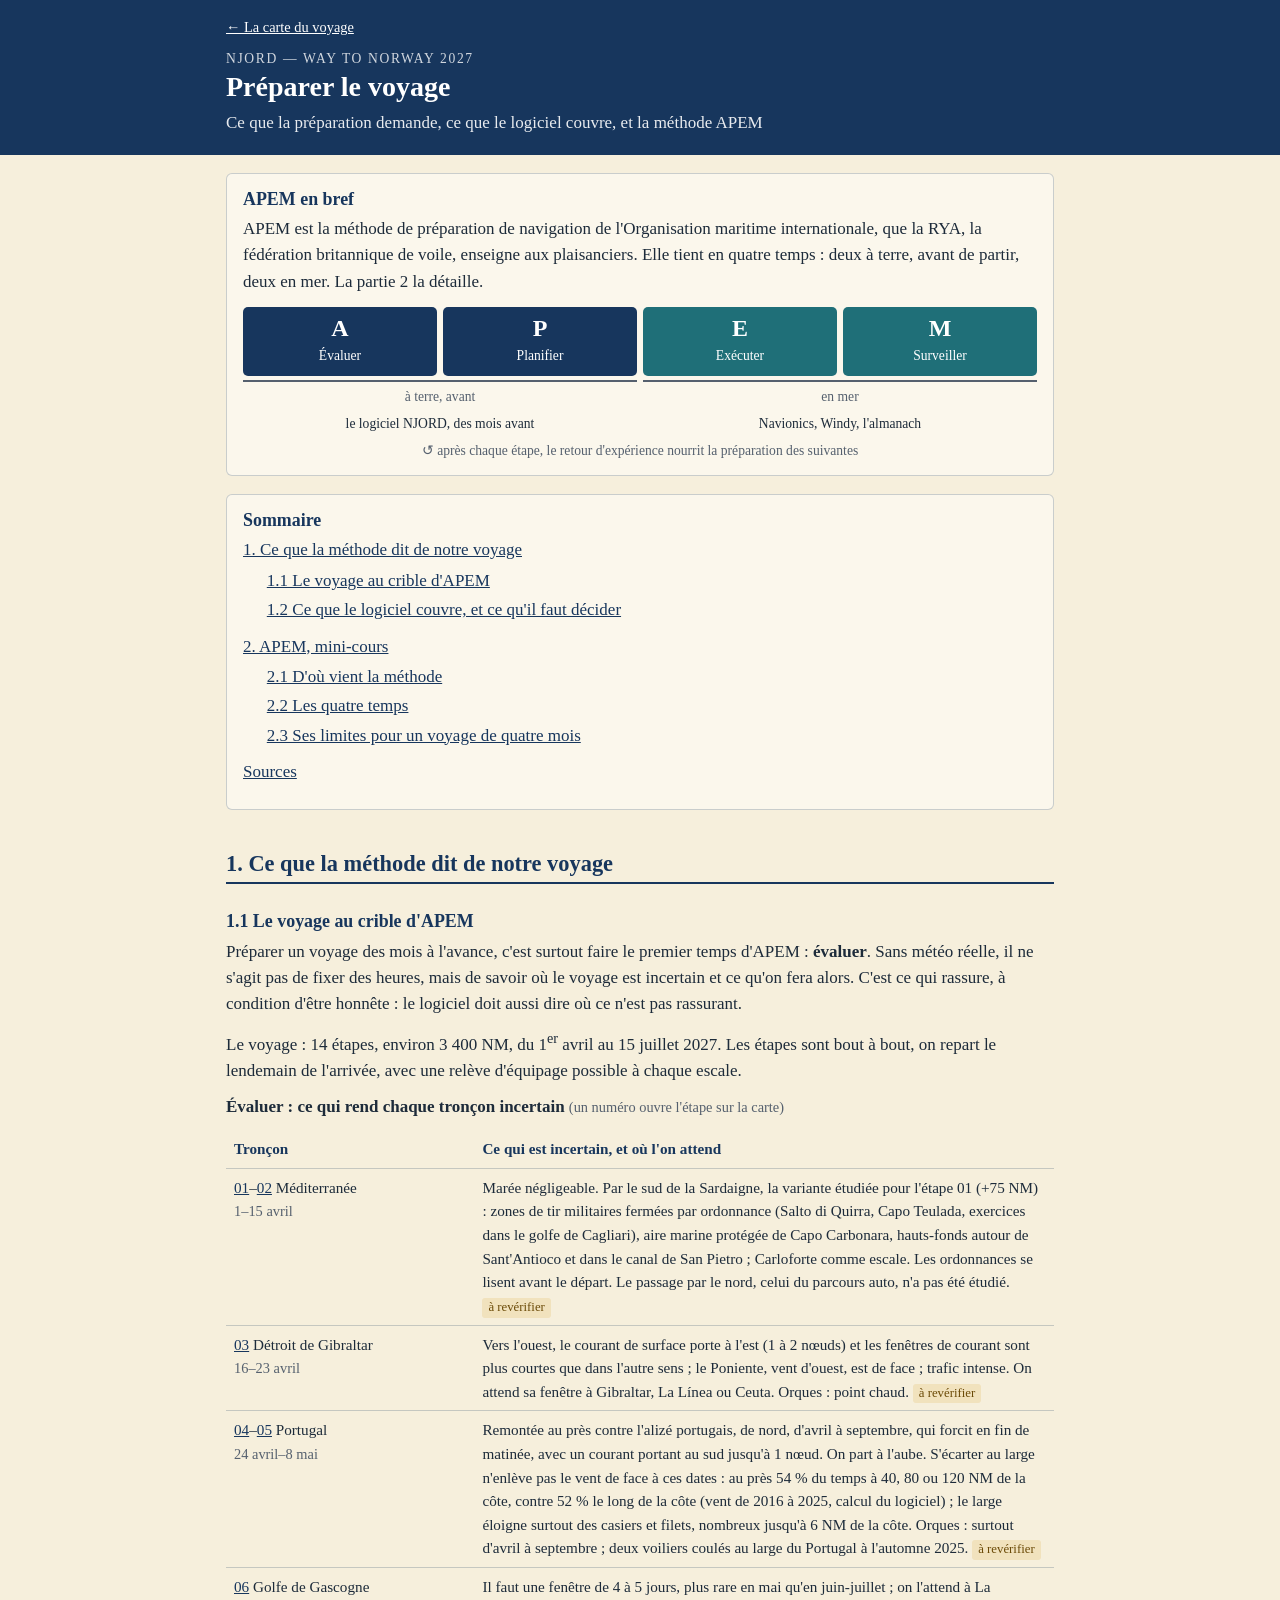
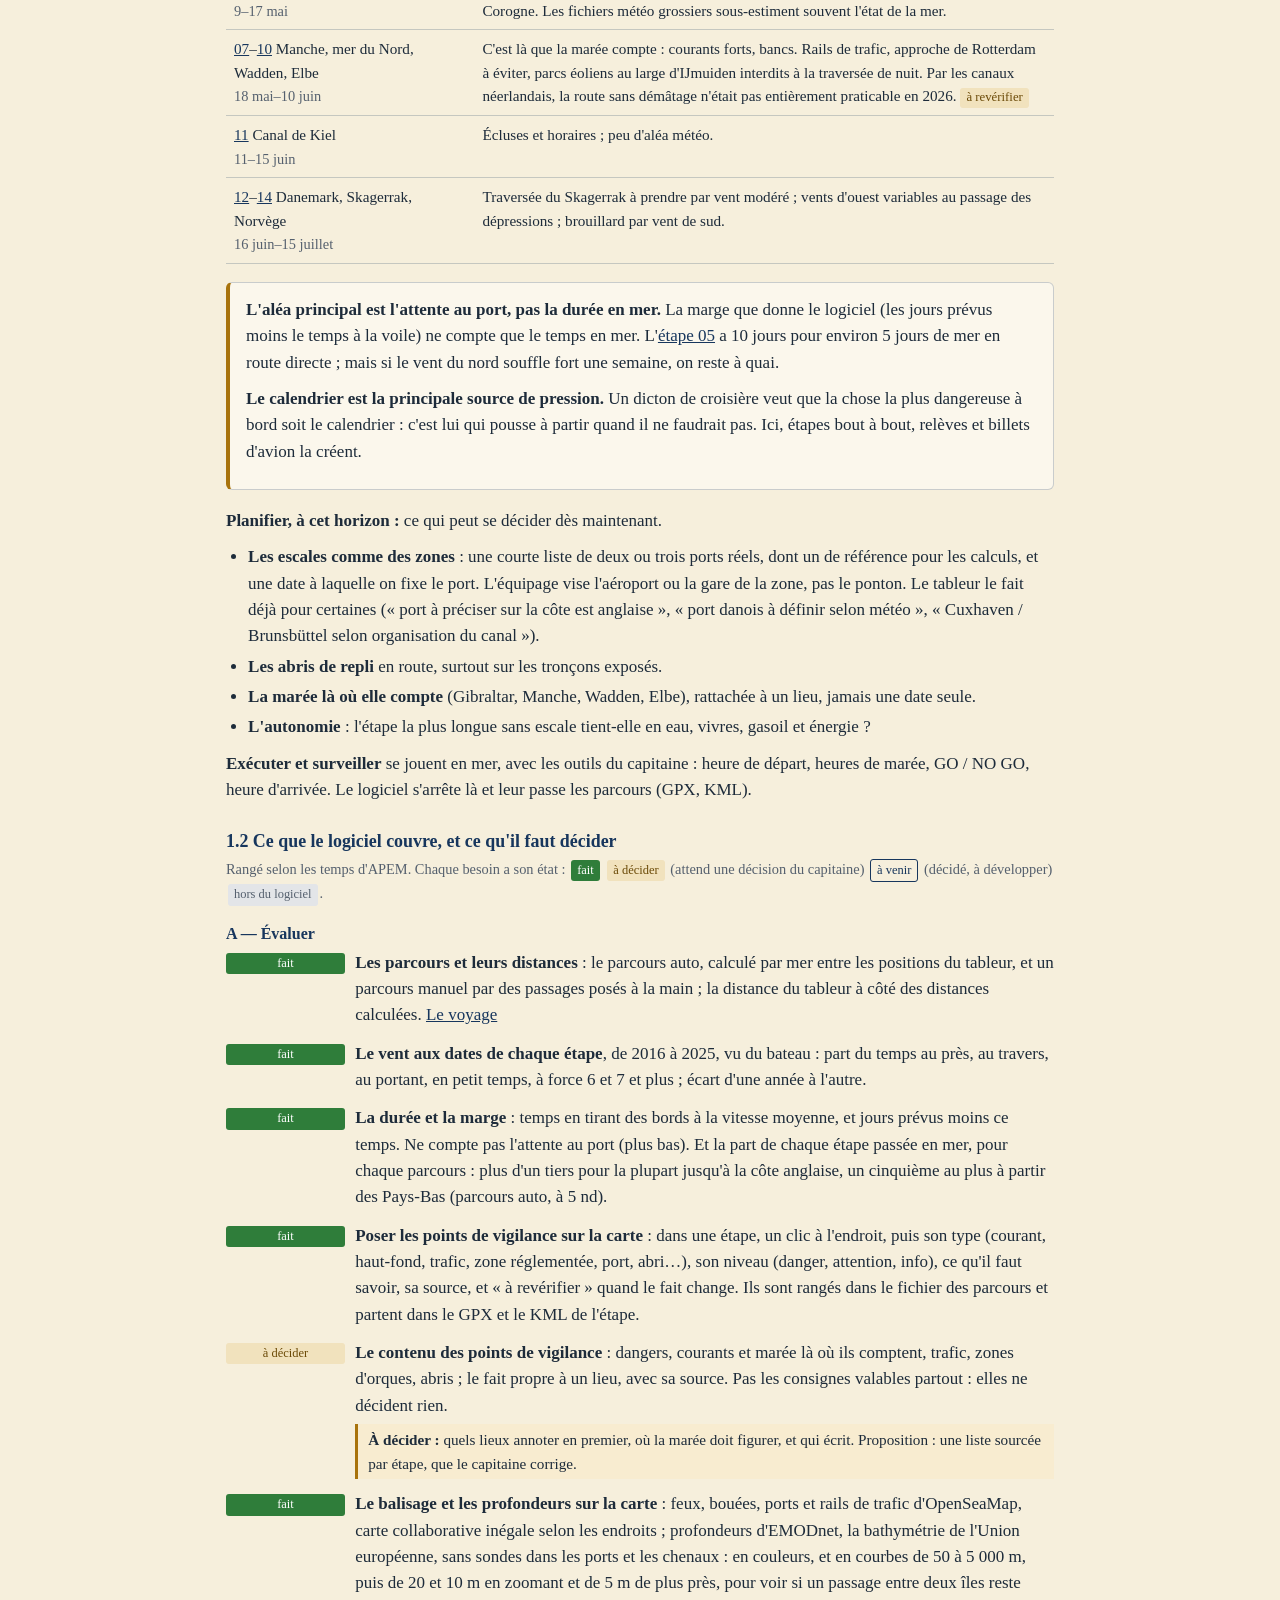
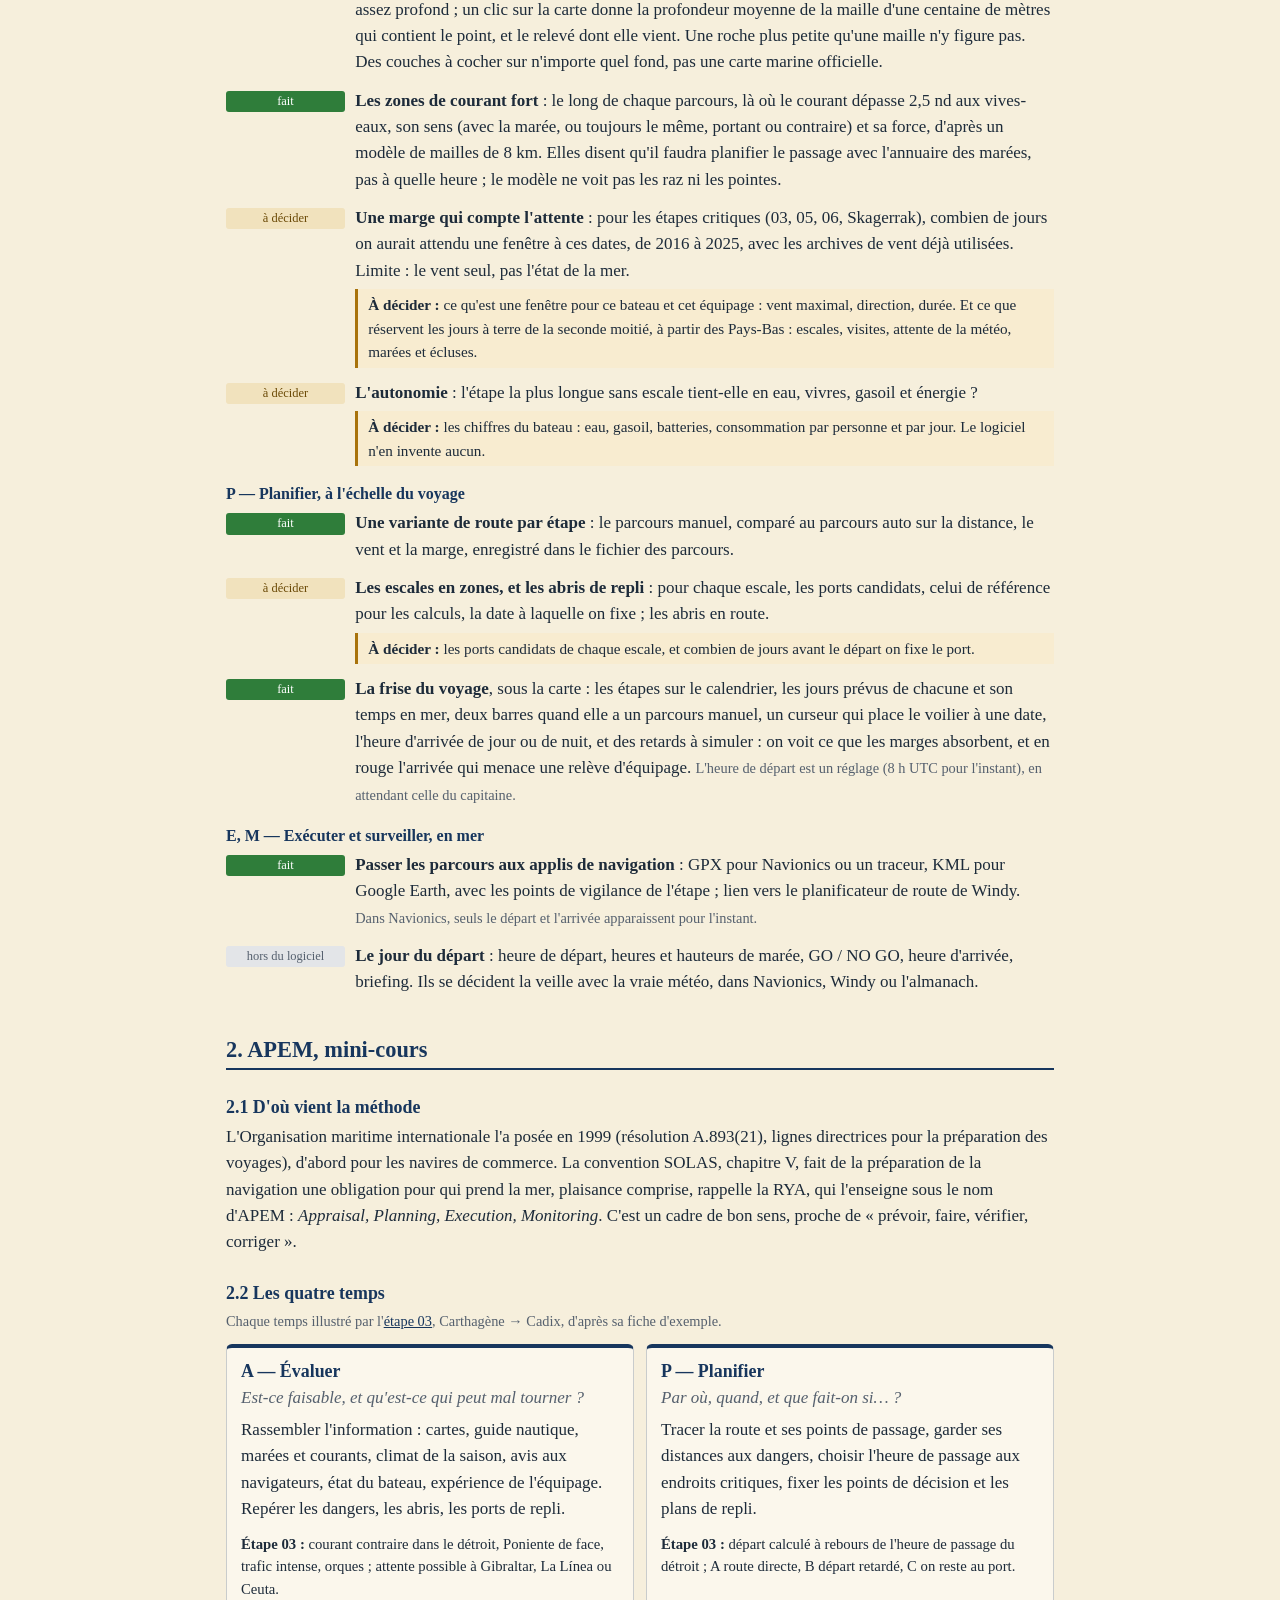
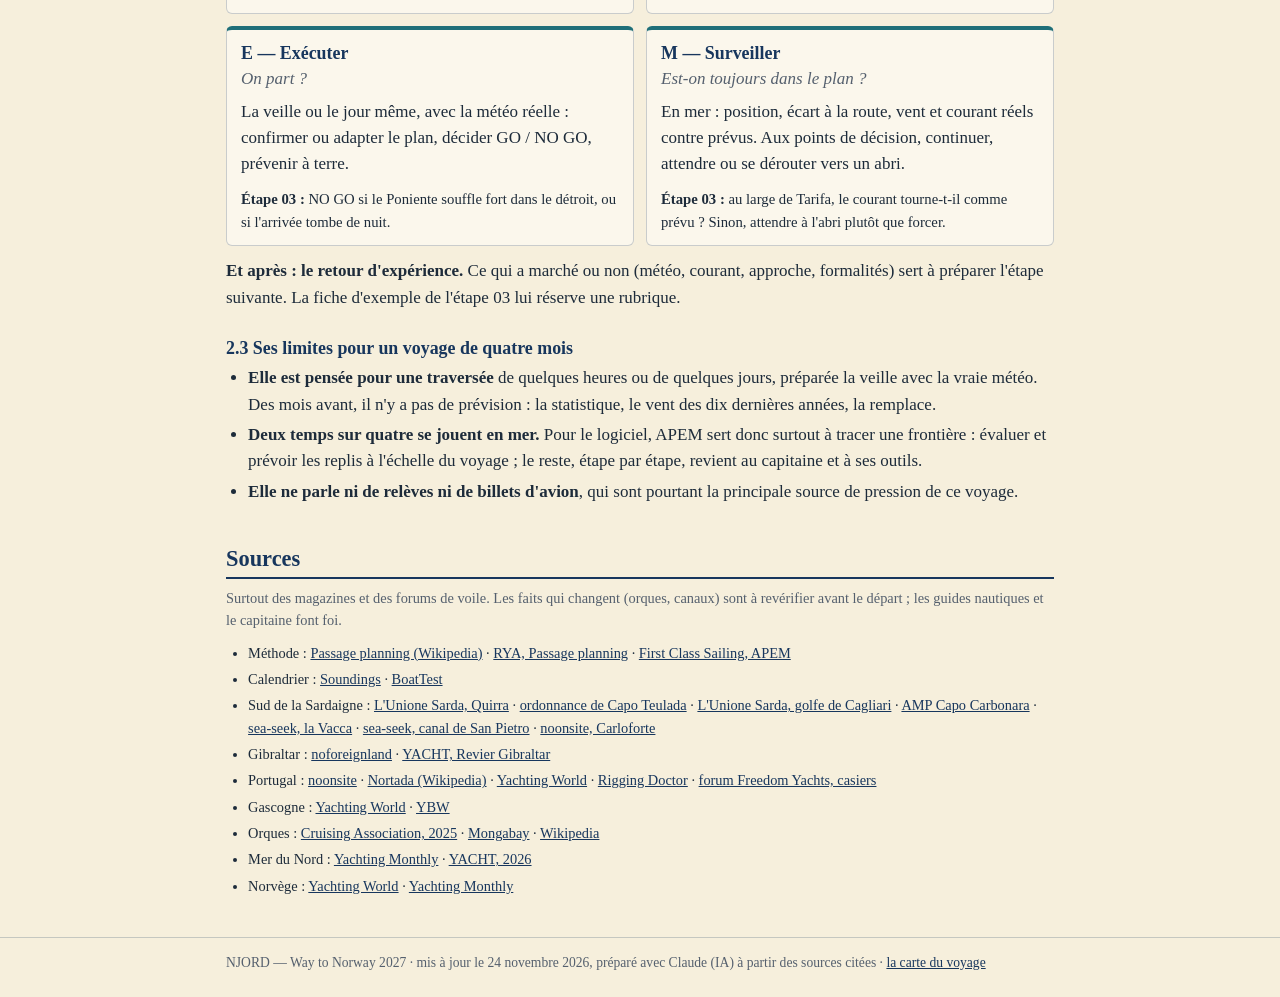
<file: preparer.html>
<!doctype html>
<html lang="fr">
<head>
  <meta charset="utf-8">
  <meta name="viewport" content="width=device-width, initial-scale=1">
  <title>NJORD — préparer le voyage</title>
  <style>
    :root {
      --navy: #17365d;
      --sea: #1f6f78;
      --paper: #f6efdc;
      --card: #fbf7ec;
      --ink: #1d2b3a;
      --muted: #55606e;
      --rule: rgba(23, 54, 93, 0.22);
      --watch: #a8730c;
      --done: #2f7d3a;
    }
    * { box-sizing: border-box; }
    html { -webkit-text-size-adjust: 100%; }
    body { margin: 0; background: var(--paper); color: var(--ink); font: 17px/1.55 Georgia, 'Times New Roman', serif; }
    .wrap { max-width: 860px; margin: 0 auto; padding: 0 16px; }
    a { color: var(--navy); }
    h1, h2, h3, h4 { color: var(--navy); line-height: 1.25; }
    h1 { margin: 0; font-size: 1.75rem; color: #fff; }
    h2 { margin: 40px 0 8px; padding-bottom: 4px; border-bottom: 2px solid var(--navy); font-size: 1.4rem; }
    h3 { margin: 26px 0 6px; font-size: 1.12rem; }
    h4 { margin: 18px 0 6px; font-size: 1rem; }
    p { margin: 0 0 10px; }
    ul, ol { margin: 0 0 10px; padding-left: 1.3em; }
    li { margin-bottom: 4px; }
    .small { font-size: 0.9rem; color: var(--muted); }

    header { background: var(--navy); color: #fff; padding: 14px 0 18px; }
    header a { color: #fff; }
    header .back { display: inline-block; margin-bottom: 10px; font-size: 0.9rem; }
    header .kicker { font-size: 0.85rem; letter-spacing: 0.12em; text-transform: uppercase; opacity: 0.8; }
    header .sub { margin-top: 6px; opacity: 0.9; }

    .box { margin: 18px 0; padding: 14px 16px; background: var(--card); border: 1px solid var(--rule); border-radius: 6px; }
    .box h3 { margin-top: 0; }
    .finding { border-left: 4px solid var(--watch); }

    .phases { display: grid; grid-template-columns: repeat(4, 1fr); gap: 6px; margin: 12px 0 4px; text-align: center; }
    .phase { padding: 8px 4px; border-radius: 5px; color: #fff; }
    .phase b { display: block; font-size: 1.5rem; line-height: 1.1; }
    .phase span { font-size: 0.85rem; }
    .ashore { background: var(--navy); }
    .atsea { background: var(--sea); }
    .bands { display: grid; grid-template-columns: repeat(4, 1fr); gap: 6px; font-size: 0.85rem; text-align: center; color: var(--muted); }
    .bands div { grid-column: span 2; padding-top: 4px; border-top: 2px solid currentColor; }
    .bands .who { border-top: none; padding-top: 0; color: var(--ink); }
    .loop { margin-top: 6px; font-size: 0.85rem; color: var(--muted); text-align: center; }

    nav ol { list-style: none; padding-left: 0; }
    nav ol ol { padding-left: 1.4em; margin-top: 4px; }
    nav li { margin-bottom: 3px; }

    table { width: 100%; border-collapse: collapse; margin: 10px 0 14px; font-size: 0.95rem; }
    th, td { padding: 7px 8px; border-bottom: 1px solid var(--rule); text-align: left; vertical-align: top; }
    th { color: var(--navy); }
    td:first-child { width: 30%; }
    .tag { display: inline-block; padding: 0 6px; border-radius: 3px; background: #f1e2bd; color: #6b4a07; font-size: 0.8rem; white-space: nowrap; }

    .needs { list-style: none; padding-left: 0; }
    .needs > li { display: grid; grid-template-columns: 7em 1fr; gap: 0.6em; margin-bottom: 12px; }
    .state { display: inline-block; align-self: start; margin-top: 3px; padding: 1px 6px; border-radius: 3px; font-size: 0.78rem; text-align: center; }
    .state.done { background: var(--done); color: #fff; }
    .state.decide { background: #f1e2bd; color: #6b4a07; }
    .state.coming { border: 1px solid var(--navy); color: var(--navy); }
    .state.out { background: #e3e5e8; color: var(--muted); }
    .legend .state { margin: 0 2px; }
    .decision { margin-top: 5px; padding: 4px 10px; border-left: 3px solid var(--watch); background: #f8ecd0; font-size: 0.95rem; }

    .cards { display: grid; grid-template-columns: repeat(2, 1fr); gap: 12px; margin: 12px 0; }
    .card { padding: 12px 14px; background: var(--card); border: 1px solid var(--rule); border-top: 4px solid var(--navy); border-radius: 6px; }
    .card.atsea-card { border-top-color: var(--sea); }
    .card h3 { margin: 0 0 2px; }
    .card .q { margin-bottom: 6px; font-style: italic; color: var(--muted); }
    .card .ex { margin-top: 6px; font-size: 0.92rem; }

    footer { margin: 40px 0 0; padding: 14px 0 24px; border-top: 1px solid var(--rule); font-size: 0.85rem; color: var(--muted); }
    .sources li { font-size: 0.9rem; }

    @media (max-width: 600px) {
      body { font-size: 16px; }
      .cards { grid-template-columns: 1fr; }
      td:first-child { width: 36%; }
      .phase b { font-size: 1.25rem; }
      .phase span, .bands { font-size: 0.75rem; }
      .needs > li { grid-template-columns: 1fr; gap: 3px; }
      .needs .state { justify-self: start; }
    }
    @media print {
      @page { size: A4; margin: 14mm; }
      body { background: #fff; font-size: 11pt; }
      header, .phase, .state { -webkit-print-color-adjust: exact; print-color-adjust: exact; }
      header .back { display: none; }
      .box, .card, tr, .phases, .needs > li { break-inside: avoid; }
      h2, h3, h4 { break-after: avoid; }
      a { color: inherit; text-decoration: none; }
    }
  </style>
</head>
<body>
  <header>
    <div class="wrap">
      <a class="back" href="index.html#voyage">← La carte du voyage</a>
      <div class="kicker">NJORD — Way to Norway 2027</div>
      <h1>Préparer le voyage</h1>
      <div class="sub">Ce que la préparation demande, ce que le logiciel couvre, et la méthode APEM</div>
    </div>
  </header>

  <main class="wrap">
    <div class="box">
      <h3>APEM en bref</h3>
      <p>APEM est la méthode de préparation de navigation de l'Organisation maritime internationale, que la RYA, la
        fédération britannique de voile, enseigne aux plaisanciers. Elle tient en quatre temps : deux à terre, avant de
        partir, deux en mer. La partie 2 la détaille.</p>
      <div class="phases" role="img" aria-label="Évaluer et Planifier à terre, avec le logiciel NJORD ; Exécuter et Surveiller en mer, avec les applis de navigation">
        <div class="phase ashore"><b>A</b><span>Évaluer</span></div>
        <div class="phase ashore"><b>P</b><span>Planifier</span></div>
        <div class="phase atsea"><b>E</b><span>Exécuter</span></div>
        <div class="phase atsea"><b>M</b><span>Surveiller</span></div>
      </div>
      <div class="bands">
        <div>à terre, avant</div>
        <div>en mer</div>
        <div class="who">le logiciel NJORD, des mois avant</div>
        <div class="who">Navionics, Windy, l'almanach</div>
      </div>
      <div class="loop">↺ après chaque étape, le retour d'expérience nourrit la préparation des suivantes</div>
    </div>

    <nav class="box" aria-label="Sommaire">
      <h3>Sommaire</h3>
      <ol>
        <li><a href="#partie-1">1. Ce que la méthode dit de notre voyage</a>
          <ol>
            <li><a href="#etude">1.1 Le voyage au crible d'APEM</a></li>
            <li><a href="#couverture">1.2 Ce que le logiciel couvre, et ce qu'il faut décider</a></li>
          </ol>
        </li>
        <li><a href="#partie-2">2. APEM, mini-cours</a>
          <ol>
            <li><a href="#origine">2.1 D'où vient la méthode</a></li>
            <li><a href="#temps">2.2 Les quatre temps</a></li>
            <li><a href="#limites">2.3 Ses limites pour un voyage de quatre mois</a></li>
          </ol>
        </li>
        <li><a href="#sources">Sources</a></li>
      </ol>
    </nav>

    <h2 id="partie-1">1. Ce que la méthode dit de notre voyage</h2>

    <h3 id="etude">1.1 Le voyage au crible d'APEM</h3>
    <p>Préparer un voyage des mois à l'avance, c'est surtout faire le premier temps d'APEM : <b>évaluer</b>. Sans
      météo réelle, il ne s'agit pas de fixer des heures, mais de savoir où le voyage est incertain et ce qu'on fera
      alors. C'est ce qui rassure, à condition d'être honnête : le logiciel doit aussi dire où ce n'est pas rassurant.</p>
    <p>Le voyage : 14 étapes, environ 3 400 NM, du 1<sup>er</sup> avril au 15 juillet 2027. Les étapes sont bout à
      bout, on repart le lendemain de l'arrivée, avec une relève d'équipage possible à chaque escale.</p>

    <p><b>Évaluer : ce qui rend chaque tronçon incertain</b> <span class="small">(un numéro ouvre l'étape sur la
      carte)</span></p>
    <table>
      <thead><tr><th>Tronçon</th><th>Ce qui est incertain, et où l'on attend</th></tr></thead>
      <tbody>
        <tr><td><a href="index.html#etape-01">01</a>–<a href="index.html#etape-02">02</a> Méditerranée<br><span class="small">1–15 avril</span></td>
          <td>Marée négligeable. Par le sud de la Sardaigne, la variante étudiée pour l'étape 01 (+75 NM) : zones de
            tir militaires fermées par ordonnance (Salto di Quirra, Capo Teulada, exercices dans le golfe de
            Cagliari), aire marine protégée de Capo Carbonara, hauts-fonds autour de Sant'Antioco et dans le canal de
            San Pietro ; Carloforte comme escale. Les ordonnances se lisent avant le départ. Le passage par le nord,
            celui du parcours auto, n'a pas été étudié. <span class="tag">à revérifier</span></td></tr>
        <tr><td><a href="index.html#etape-03">03</a> Détroit de Gibraltar<br><span class="small">16–23 avril</span></td>
          <td>Vers l'ouest, le courant de surface porte à l'est (1 à 2 nœuds) et les fenêtres de courant sont plus
            courtes que dans l'autre sens ; le Poniente, vent d'ouest, est de face ; trafic intense. On attend sa
            fenêtre à Gibraltar, La Línea ou Ceuta. Orques : point chaud. <span class="tag">à revérifier</span></td></tr>
        <tr><td><a href="index.html#etape-04">04</a>–<a href="index.html#etape-05">05</a> Portugal<br><span class="small">24 avril–8 mai</span></td>
          <td>Remontée au près contre l'alizé portugais, de nord, d'avril à septembre, qui forcit en fin de matinée,
            avec un courant portant au sud jusqu'à 1 nœud. On part à l'aube. S'écarter au large n'enlève pas le vent de
            face à ces dates : au près 54 % du temps à 40, 80 ou 120 NM de la côte, contre 52 % le long de la côte (vent
            de 2016 à 2025, calcul du logiciel) ; le large éloigne surtout des casiers et filets, nombreux jusqu'à
            6 NM de la côte. Orques :
            surtout d'avril à septembre ; deux voiliers coulés au large du Portugal à l'automne 2025.
            <span class="tag">à revérifier</span></td></tr>
        <tr><td><a href="index.html#etape-06">06</a> Golfe de Gascogne<br><span class="small">9–17 mai</span></td>
          <td>Il faut une fenêtre de 4 à 5 jours, plus rare en mai qu'en juin-juillet ; on l'attend à La Corogne. Les
            fichiers météo grossiers sous-estiment souvent l'état de la mer.</td></tr>
        <tr><td><a href="index.html#etape-07">07</a>–<a href="index.html#etape-10">10</a> Manche, mer du Nord, Wadden, Elbe<br><span class="small">18 mai–10 juin</span></td>
          <td>C'est là que la marée compte : courants forts, bancs. Rails de trafic, approche de Rotterdam à éviter,
            parcs éoliens au large d'IJmuiden interdits à la traversée de nuit. Par les canaux néerlandais, la route
            sans démâtage n'était pas entièrement praticable en 2026. <span class="tag">à revérifier</span></td></tr>
        <tr><td><a href="index.html#etape-11">11</a> Canal de Kiel<br><span class="small">11–15 juin</span></td>
          <td>Écluses et horaires ; peu d'aléa météo.</td></tr>
        <tr><td><a href="index.html#etape-12">12</a>–<a href="index.html#etape-14">14</a> Danemark, Skagerrak, Norvège<br><span class="small">16 juin–15 juillet</span></td>
          <td>Traversée du Skagerrak à prendre par vent modéré ; vents d'ouest variables au passage des dépressions ;
            brouillard par vent de sud.</td></tr>
      </tbody>
    </table>

    <div class="box finding">
      <p><b>L'aléa principal est l'attente au port, pas la durée en mer.</b> La marge que donne le logiciel (les jours
        prévus moins le temps à la voile) ne compte que le temps en mer. L'<a href="index.html#etape-05">étape 05</a> a
        10 jours pour environ 5 jours de mer en route directe ; mais si le vent du nord souffle fort une semaine, on
        reste à quai.</p>
      <p><b>Le calendrier est la principale source de pression.</b> Un dicton de croisière veut que la chose la plus
        dangereuse à bord soit le calendrier : c'est lui qui pousse à partir quand il ne faudrait pas. Ici, étapes bout
        à bout, relèves et billets d'avion la créent.</p>
    </div>

    <p><b>Planifier, à cet horizon :</b> ce qui peut se décider dès maintenant.</p>
    <ul>
      <li><b>Les escales comme des zones</b> : une courte liste de deux ou trois ports réels, dont un de référence pour
        les calculs, et une date à laquelle on fixe le port. L'équipage vise l'aéroport ou la gare de la zone, pas le
        ponton. Le tableur le fait déjà pour certaines (« port à préciser sur la côte est anglaise », « port danois à
        définir selon météo », « Cuxhaven / Brunsbüttel selon organisation du canal »).</li>
      <li><b>Les abris de repli</b> en route, surtout sur les tronçons exposés.</li>
      <li><b>La marée là où elle compte</b> (Gibraltar, Manche, Wadden, Elbe), rattachée à un lieu, jamais une date
        seule.</li>
      <li><b>L'autonomie</b> : l'étape la plus longue sans escale tient-elle en eau, vivres, gasoil et énergie ?</li>
    </ul>
    <p><b>Exécuter et surveiller</b> se jouent en mer, avec les outils du capitaine : heure de départ, heures de
      marée, GO / NO GO, heure d'arrivée. Le logiciel s'arrête là et leur passe les parcours (GPX, KML).</p>

    <h3 id="couverture">1.2 Ce que le logiciel couvre, et ce qu'il faut décider</h3>
    <p class="small legend">Rangé selon les temps d'APEM. Chaque besoin a son état :
      <span class="state done">fait</span> <span class="state decide">à décider</span> (attend une décision du
      capitaine) <span class="state coming">à venir</span> (décidé, à développer)
      <span class="state out">hors du logiciel</span>.</p>

    <h4>A — Évaluer</h4>
    <ul class="needs">
      <li><span class="state done">fait</span><div><b>Les parcours et leurs distances</b> : le parcours auto, calculé par
        mer entre les positions du tableur, et un parcours manuel par des passages posés à la main ; la distance du
        tableur à côté des distances calculées. <a href="index.html#voyage">Le voyage</a></div></li>
      <li><span class="state done">fait</span><div><b>Le vent aux dates de chaque étape</b>, de 2016 à 2025, vu du bateau :
        part du temps au près, au travers, au portant, en petit temps, à force 6 et 7 et plus ; écart d'une année à
        l'autre.</div></li>
      <li><span class="state done">fait</span><div><b>La durée et la marge</b> : temps en tirant des bords à la vitesse
        moyenne, et jours prévus moins ce temps. Ne compte pas l'attente au port (plus bas). Et la part de chaque
        étape passée en mer, pour chaque parcours : plus d'un tiers pour la plupart jusqu'à la côte anglaise, un
        cinquième au plus à partir des Pays-Bas (parcours auto, à 5 nd).</div></li>
      <li><span class="state done">fait</span><div><b>Poser les points de vigilance sur la carte</b> : dans une étape,
        un clic à l'endroit, puis son type (courant, haut-fond, trafic, zone réglementée, port, abri…), son niveau
        (danger, attention, info), ce qu'il faut savoir, sa source, et « à revérifier » quand le fait change. Ils
        sont rangés dans le fichier des parcours et partent dans le GPX et le KML de l'étape.</div></li>
      <li><span class="state decide">à décider</span><div><b>Le contenu des points de vigilance</b> : dangers, courants et
        marée là où ils comptent, trafic, zones d'orques, abris ; le fait propre à un lieu, avec sa source. Pas les
        consignes valables partout : elles ne décident rien.
        <div class="decision"><b>À décider :</b> quels lieux annoter en premier, où la marée doit figurer, et qui écrit.
          Proposition : une liste sourcée par étape, que le capitaine corrige.</div></div></li>
      <li><span class="state done">fait</span><div><b>Le balisage et les profondeurs sur la carte</b> : feux, bouées,
        ports et rails de trafic d'OpenSeaMap, carte collaborative inégale selon les endroits ; profondeurs d'EMODnet,
        la bathymétrie de l'Union européenne, sans sondes dans les ports et les chenaux : en couleurs, et en courbes
        de 50 à 5 000 m, puis de 20 et 10 m en zoomant et de 5 m de plus près, pour voir si un passage entre deux îles
        reste assez profond ; un clic sur la carte donne la profondeur moyenne de la maille d'une centaine de mètres
        qui contient le point, et le relevé dont elle vient. Une roche plus petite qu'une maille n'y figure pas. Des
        couches à cocher sur n'importe quel fond, pas une carte marine officielle.</div></li>
      <li><span class="state done">fait</span><div><b>Les zones de courant fort</b> : le long de chaque parcours, là où le
        courant dépasse 2,5 nd aux vives-eaux, son sens (avec la marée, ou toujours le même, portant ou contraire) et sa
        force, d'après un modèle de mailles de 8 km. Elles disent qu'il faudra planifier le passage avec l'annuaire des
        marées, pas à quelle heure ; le modèle ne voit pas les raz ni les pointes.</div></li>
      <li><span class="state decide">à décider</span><div><b>Une marge qui compte l'attente</b> : pour les étapes
        critiques (03, 05, 06, Skagerrak), combien de jours on aurait attendu une fenêtre à ces dates, de 2016 à 2025,
        avec les archives de vent déjà utilisées. Limite : le vent seul, pas l'état de la mer.
        <div class="decision"><b>À décider :</b> ce qu'est une fenêtre pour ce bateau et cet équipage : vent maximal,
          direction, durée. Et ce que réservent les jours à terre de la seconde moitié, à partir des Pays-Bas :
          escales, visites, attente de la météo, marées et écluses.</div></div></li>
      <li><span class="state decide">à décider</span><div><b>L'autonomie</b> : l'étape la plus longue sans escale
        tient-elle en eau, vivres, gasoil et énergie ?
        <div class="decision"><b>À décider :</b> les chiffres du bateau : eau, gasoil, batteries, consommation par
          personne et par jour. Le logiciel n'en invente aucun.</div></div></li>
    </ul>

    <h4>P — Planifier, à l'échelle du voyage</h4>
    <ul class="needs">
      <li><span class="state done">fait</span><div><b>Une variante de route par étape</b> : le parcours manuel, comparé au
        parcours auto sur la distance, le vent et la marge, enregistré dans le fichier des parcours.</div></li>
      <li><span class="state decide">à décider</span><div><b>Les escales en zones, et les abris de repli</b> : pour chaque
        escale, les ports candidats, celui de référence pour les calculs, la date à laquelle on fixe ; les abris en
        route.
        <div class="decision"><b>À décider :</b> les ports candidats de chaque escale, et combien de jours avant le
          départ on fixe le port.</div></div></li>
      <li><span class="state done">fait</span><div><b>La frise du voyage</b>, sous la carte : les étapes sur le calendrier,
        les jours prévus de chacune et son temps en mer, deux barres quand elle a un parcours manuel, un curseur qui
        place le voilier à une date, l'heure d'arrivée de jour ou de nuit, et des retards à simuler : on
        voit ce que les marges absorbent, et en rouge l'arrivée qui menace une relève d'équipage.
        <span class="small">L'heure de départ est un réglage (8 h UTC pour l'instant), en attendant celle du capitaine.</span></div></li>
    </ul>

    <h4>E, M — Exécuter et surveiller, en mer</h4>
    <ul class="needs">
      <li><span class="state done">fait</span><div><b>Passer les parcours aux applis de navigation</b> : GPX pour Navionics
        ou un traceur, KML pour Google Earth, avec les points de vigilance de l'étape ; lien vers le planificateur de
        route de Windy.
        <span class="small">Dans Navionics, seuls le départ et l'arrivée apparaissent pour l'instant.</span></div></li>
      <li><span class="state out">hors du logiciel</span><div><b>Le jour du départ</b> : heure de départ, heures et
        hauteurs de marée, GO / NO GO, heure d'arrivée, briefing. Ils se décident la veille avec la vraie météo, dans
        Navionics, Windy ou l'almanach.</div></li>
    </ul>

    <h2 id="partie-2">2. APEM, mini-cours</h2>

    <h3 id="origine">2.1 D'où vient la méthode</h3>
    <p>L'Organisation maritime internationale l'a posée en 1999 (résolution A.893(21), lignes directrices pour la
      préparation des voyages), d'abord pour les navires de commerce. La convention SOLAS, chapitre V, fait de la
      préparation de la navigation une obligation pour qui prend la mer, plaisance comprise, rappelle la RYA, qui
      l'enseigne sous le nom d'APEM : <i>Appraisal, Planning, Execution, Monitoring</i>. C'est un cadre de bon sens,
      proche de « prévoir, faire, vérifier, corriger ».</p>

    <h3 id="temps">2.2 Les quatre temps</h3>
    <p class="small">Chaque temps illustré par l'<a href="index.html#etape-03">étape 03</a>, Carthagène → Cadix,
      d'après sa fiche d'exemple.</p>
    <div class="cards">
      <div class="card">
        <h3>A — Évaluer</h3>
        <div class="q">Est-ce faisable, et qu'est-ce qui peut mal tourner ?</div>
        <p>Rassembler l'information : cartes, guide nautique, marées et courants, climat de la saison, avis aux
          navigateurs, état du bateau, expérience de l'équipage. Repérer les dangers, les abris, les ports de repli.</p>
        <div class="ex"><b>Étape 03 :</b> courant contraire dans le détroit, Poniente de face, trafic intense, orques ;
          attente possible à Gibraltar, La Línea ou Ceuta.</div>
      </div>
      <div class="card">
        <h3>P — Planifier</h3>
        <div class="q">Par où, quand, et que fait-on si… ?</div>
        <p>Tracer la route et ses points de passage, garder ses distances aux dangers, choisir l'heure de passage aux
          endroits critiques, fixer les points de décision et les plans de repli.</p>
        <div class="ex"><b>Étape 03 :</b> départ calculé à rebours de l'heure de passage du détroit ; A route directe,
          B départ retardé, C on reste au port.</div>
      </div>
      <div class="card atsea-card">
        <h3>E — Exécuter</h3>
        <div class="q">On part ?</div>
        <p>La veille ou le jour même, avec la météo réelle : confirmer ou adapter le plan, décider GO / NO GO,
          prévenir à terre.</p>
        <div class="ex"><b>Étape 03 :</b> NO GO si le Poniente souffle fort dans le détroit, ou si l'arrivée tombe de
          nuit.</div>
      </div>
      <div class="card atsea-card">
        <h3>M — Surveiller</h3>
        <div class="q">Est-on toujours dans le plan ?</div>
        <p>En mer : position, écart à la route, vent et courant réels contre prévus. Aux points de décision,
          continuer, attendre ou se dérouter vers un abri.</p>
        <div class="ex"><b>Étape 03 :</b> au large de Tarifa, le courant tourne-t-il comme prévu ? Sinon, attendre à
          l'abri plutôt que forcer.</div>
      </div>
    </div>
    <p><b>Et après : le retour d'expérience.</b> Ce qui a marché ou non (météo, courant, approche, formalités) sert à
      préparer l'étape suivante. La fiche d'exemple de l'étape 03 lui réserve une rubrique.</p>

    <h3 id="limites">2.3 Ses limites pour un voyage de quatre mois</h3>
    <ul>
      <li><b>Elle est pensée pour une traversée</b> de quelques heures ou de quelques jours, préparée la veille avec
        la vraie météo. Des mois avant, il n'y a pas de prévision : la statistique, le vent des dix dernières années,
        la remplace.</li>
      <li><b>Deux temps sur quatre se jouent en mer.</b> Pour le logiciel, APEM sert donc surtout à tracer une
        frontière : évaluer et prévoir les replis à l'échelle du voyage ; le reste, étape par étape, revient au
        capitaine et à ses outils.</li>
      <li><b>Elle ne parle ni de relèves ni de billets d'avion</b>, qui sont pourtant la principale source de pression
        de ce voyage.</li>
    </ul>

    <h2 id="sources">Sources</h2>
    <p class="small">Surtout des magazines et des forums de voile. Les faits qui changent (orques, canaux) sont à
      revérifier avant le départ ; les guides nautiques et le capitaine font foi.</p>
    <ul class="sources">
      <li>Méthode : <a href="https://wikipedia.com/wiki/Passage_planning">Passage planning (Wikipedia)</a> ·
        <a href="https://www.rya.org.uk/water-safety/passage-planning-and-navigation/passage-planning/">RYA, Passage planning</a> ·
        <a href="https://www.firstclasssailing.com/blog/?p=7060">First Class Sailing, APEM</a></li>
      <li>Calendrier : <a href="https://soundingsonline.com/?p=8841">Soundings</a> ·
        <a href="https://boattest.com/article/whose-idea-was-why-planning-doesnt-always-pay.md">BoatTest</a></li>
      <li>Sud de la Sardaigne : <a href="https://www.unionesarda.it/en/sardinia/dozens-of-quot-potentially-dangerous-objectsquot-in-the-quirra-sea-a-flurry-of-bans-from-the-coast-guard-xnqgoshj">L'Unione Sarda, Quirra</a> ·
        <a href="https://www.comune.giba.su.it/wp-content/uploads/2025/09/Ordinanza_Circondariale.pdf">ordonnance de Capo Teulada</a> ·
        <a href="https://www.unionesarda.it/en/sardinia/military-exercises-prohibited-sea-area-off-limits-in-the-heart-of-the-gulf-of-cagliari-m2tpgsx8">L'Unione Sarda, golfe de Cagliari</a> ·
        <a href="https://www.ampcapocarbonara.it/uploads/materiale/mappa-amp.pdf">AMP Capo Carbonara</a> ·
        <a href="https://www.sea-seek.com/en/Isolotti-La-Vacca-ed-il-Vitello-S-Antioco-Sardegna-">sea-seek, la Vacca</a> ·
        <a href="https://sea-seek.com/en/Canale-di-S-Pietro-Sardinia-">sea-seek, canal de San Pietro</a> ·
        <a href="https://www.noonsite.com/place/italy/sardinia/carloforte-isola-di-san-pietro/">noonsite, Carloforte</a></li>
      <li>Gibraltar : <a href="https://blog.noforeignland.com/transiting-the-straits-of-gibraltar/">noforeignland</a> ·
        <a href="https://www.yacht.de/reisen-chartern/weltweit/revier-gibraltar-etappenziel-mit-geschichte-zwischen-mittelmeer-und-atlantik/">YACHT, Revier Gibraltar</a></li>
      <li>Portugal : <a href="https://www.noonsite.com/place/portugal/view/weather">noonsite</a> ·
        <a href="https://Www.wikipedia.org/wiki/Nortada">Nortada (Wikipedia)</a> ·
        <a href="https://www.pressreader.com/uk/yachting-world/20181001/281852939442505">Yachting World</a> ·
        <a href="https://riggingdoctor.com/life-aboard/2020/2/1/transatlantic-azores-to-portugal-review">Rigging Doctor</a> ·
        <a href="https://freedomyachts.org/viewtopic.php?p=52857">forum Freedom Yachts, casiers</a></li>
      <li>Gascogne : <a href="https://www.yachtingworld.com/expert-sailing-techniques/masterclass-crossing-the-bay-of-biscay-135901">Yachting World</a> ·
        <a href="https://forums.ybw.com/threads/best-time-to-cross-biscay.318951">YBW</a></li>
      <li>Orques : <a href="https://www.theca.org.uk/node/64925">Cruising Association, 2025</a> ·
        <a href="https://news.mongabay.com/short-article/2025/09/iberian-orcas-sink-sailboat-in-latest-ramming-game-in-portugal/">Mongabay</a> ·
        <a href="https://en.wikipedia.org/wiki/Iberian_orca_attacks">Wikipedia</a></li>
      <li>Mer du Nord : <a href="https://www.yachtingmonthly.com/cruising/cruising-guides/sailing-holland-a-cruising-itinerary-just-for-you-88404">Yachting Monthly</a> ·
        <a href="https://www.yacht.de/en/reisen-chartern/niederlande-und-belgien/niederlande-stehende-mast-route-2026-nicht-durchgaengig-befahrbar/">YACHT, 2026</a></li>
      <li>Norvège : <a href="https://www.yachtingworld.com/?p=132308">Yachting World</a> ·
        <a href="https://www.pressreader.com/uk/yachting-monthly/20191001/281625306981943">Yachting Monthly</a></li>
    </ul>
  </main>

  <footer>
    <div class="wrap">NJORD — Way to Norway 2027 · mis à jour le 24 novembre 2026, préparé avec Claude (IA) à partir
      des sources citées · <a href="index.html#voyage">la carte du voyage</a></div>
  </footer>
</body>
</html>
</file>
